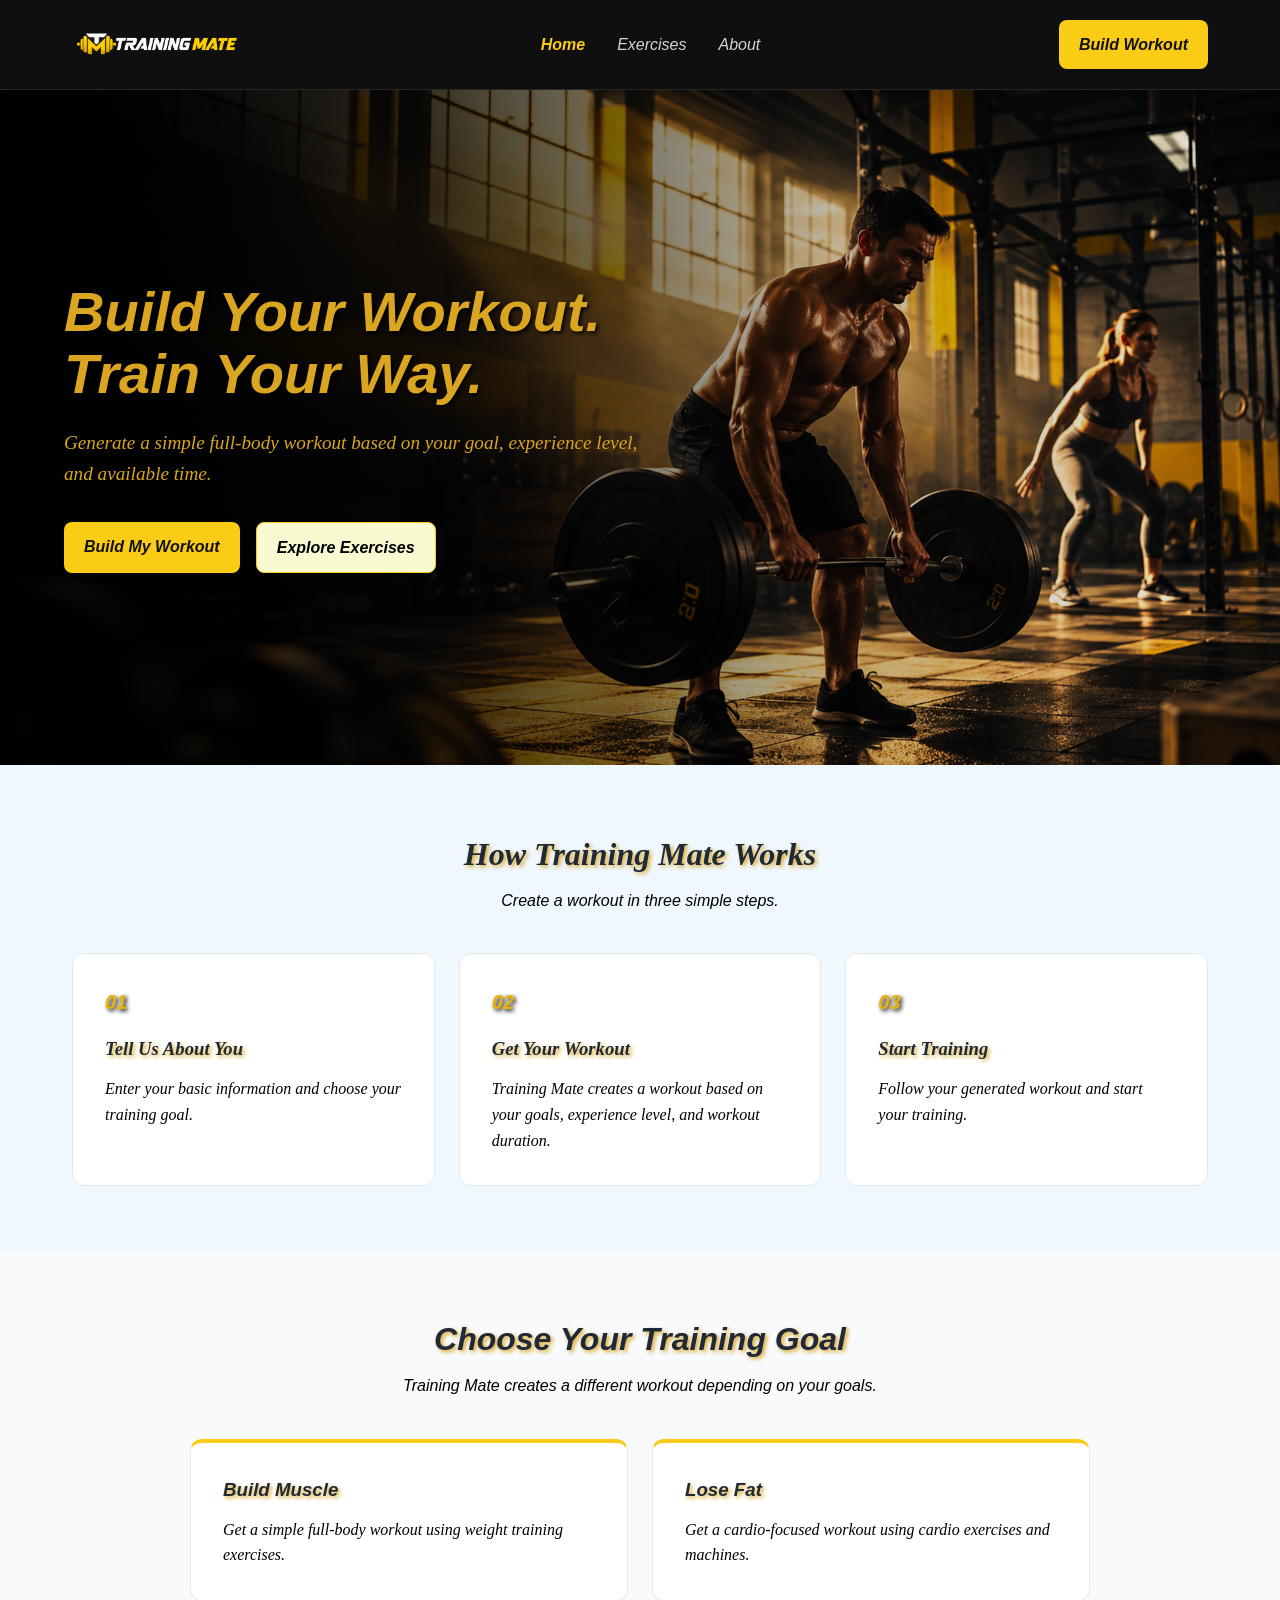
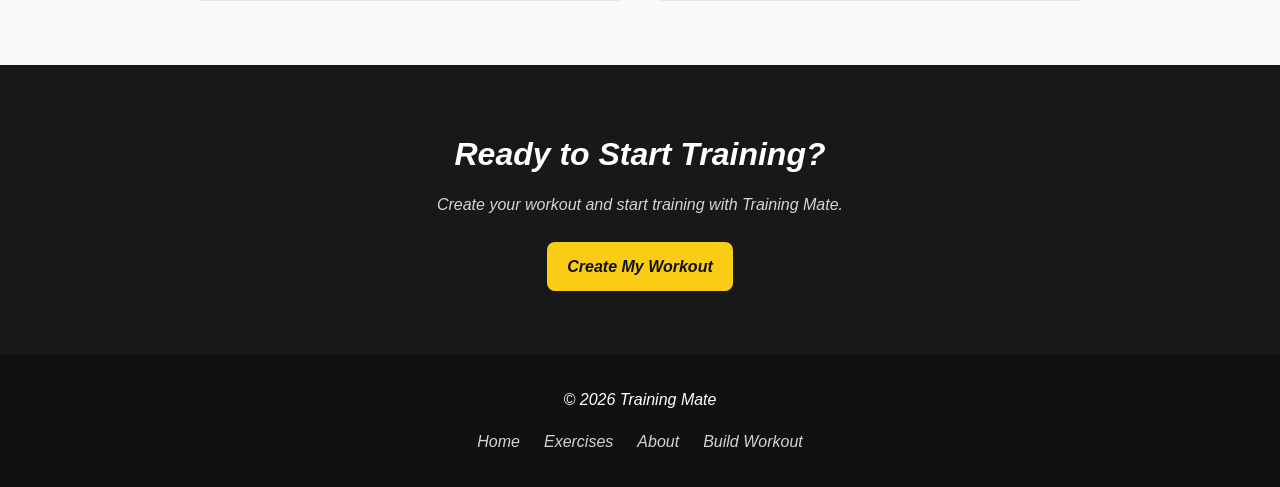
<file: index.html>
<!DOCTYPE html>
<html lang="en">

<head>
    <meta charset="UTF-8">
    <meta name="viewport" content="width=device-width, initial-scale=1.0">

    <title>Training Mate | Build Your Workout</title>

    <meta
        name="description"
        content="Training Mate helps you discover exercises and generate a simple workout based on your training goal and experience level."
    >

    <!-- CSS -->
    <link rel="stylesheet" href="css/style.css">
    <link rel="stylesheet" href="css/home.css">
</head>

<body>

    <!-- Header -->
    <header>
        <nav class="navbar">

            <!-- Logo -->
            <a href="index.html" class="logo">
                <img src="images/general/logo.png" alt="Training Mate">
            </a>

            <!-- Navigation links -->
            <ul class="nav-links">
                <li><a href="index.html" aria-current="page">Home</a></li>
                <li><a href="exercises.html">Exercises</a></li>
                <li><a href="about.html">About</a></li>
            </ul>

            <!-- Main navigation action -->
            <a href="workout.html" class="btn">Build Workout</a>

        </nav>
    </header>

    <!-- Main content -->
    <main>

        <!-- Hero section -->
        <section class="hero">
            <div class="hero-content">

                <h1>Build Your Workout. Train Your Way.</h1>

                <p>
                    Generate a simple full-body workout based on your goal,
                    experience level, and available time.
                </p>

                <!-- Hero buttons -->
                <div class="hero-actions">
                    <a href="workout.html" class="btn">Build My Workout</a>
                    <a href="exercises.html" class="btn-secondary">Explore Exercises</a>
                </div>

            </div>
        </section>

        <!-- How it works section -->
        <section class="how-it-works">

            <h2>How Training Mate Works</h2>
            <p>Create a workout in three simple steps.</p>

            <div class="steps">

                <!-- Step 1 -->
                <article class="step-card">
                    <span>01</span>
                    <h3>Tell Us About You</h3>
                    <p>Enter your basic information and choose your training goal.</p>
                </article>

                <!-- Step 2 -->
                <article class="step-card">
                    <span>02</span>
                    <h3>Get Your Workout</h3>
                    <p>
                        Training Mate creates a workout based on your goals,
                        experience level, and workout duration.
                    </p>
                </article>

                <!-- Step 3 -->
                <article class="step-card">
                    <span>03</span>
                    <h3>Start Training</h3>
                    <p>Follow your generated workout and start your training.</p>
                </article>

            </div>
        </section>

        <!-- Training goals section -->
        <section class="training-goals">

            <h2>Choose Your Training Goal</h2>
            <p>Training Mate creates a different workout depending on your goals.</p>

            <div class="goal-cards">

                <!-- Build muscle -->
                <article class="goal-card">
                    <h3>Build Muscle</h3>
                    <p>
                        Get a simple full-body workout using weight training exercises.
                    </p>
                </article>

                <!-- Lose fat -->
                <article class="goal-card">
                    <h3>Lose Fat</h3>
                    <p>
                        Get a cardio-focused workout using cardio exercises and machines.
                    </p>
                </article>

            </div>
        </section>

        <!-- Call to action section -->
        <section class="home-cta">

            <h2>Ready to Start Training?</h2>
            <p>Create your workout and start training with Training Mate.</p>

            <a href="workout.html" class="btn">Create My Workout</a>

        </section>

    </main>

    <!-- Footer -->
    <footer>
        <p>&copy; 2026 Training Mate</p>

        <nav class="footer-nav">
            <a href="index.html">Home</a>
            <a href="exercises.html">Exercises</a>
            <a href="about.html">About</a>
            <a href="workout.html">Build Workout</a>
        </nav>
    </footer>

</body>

</html>
</file>
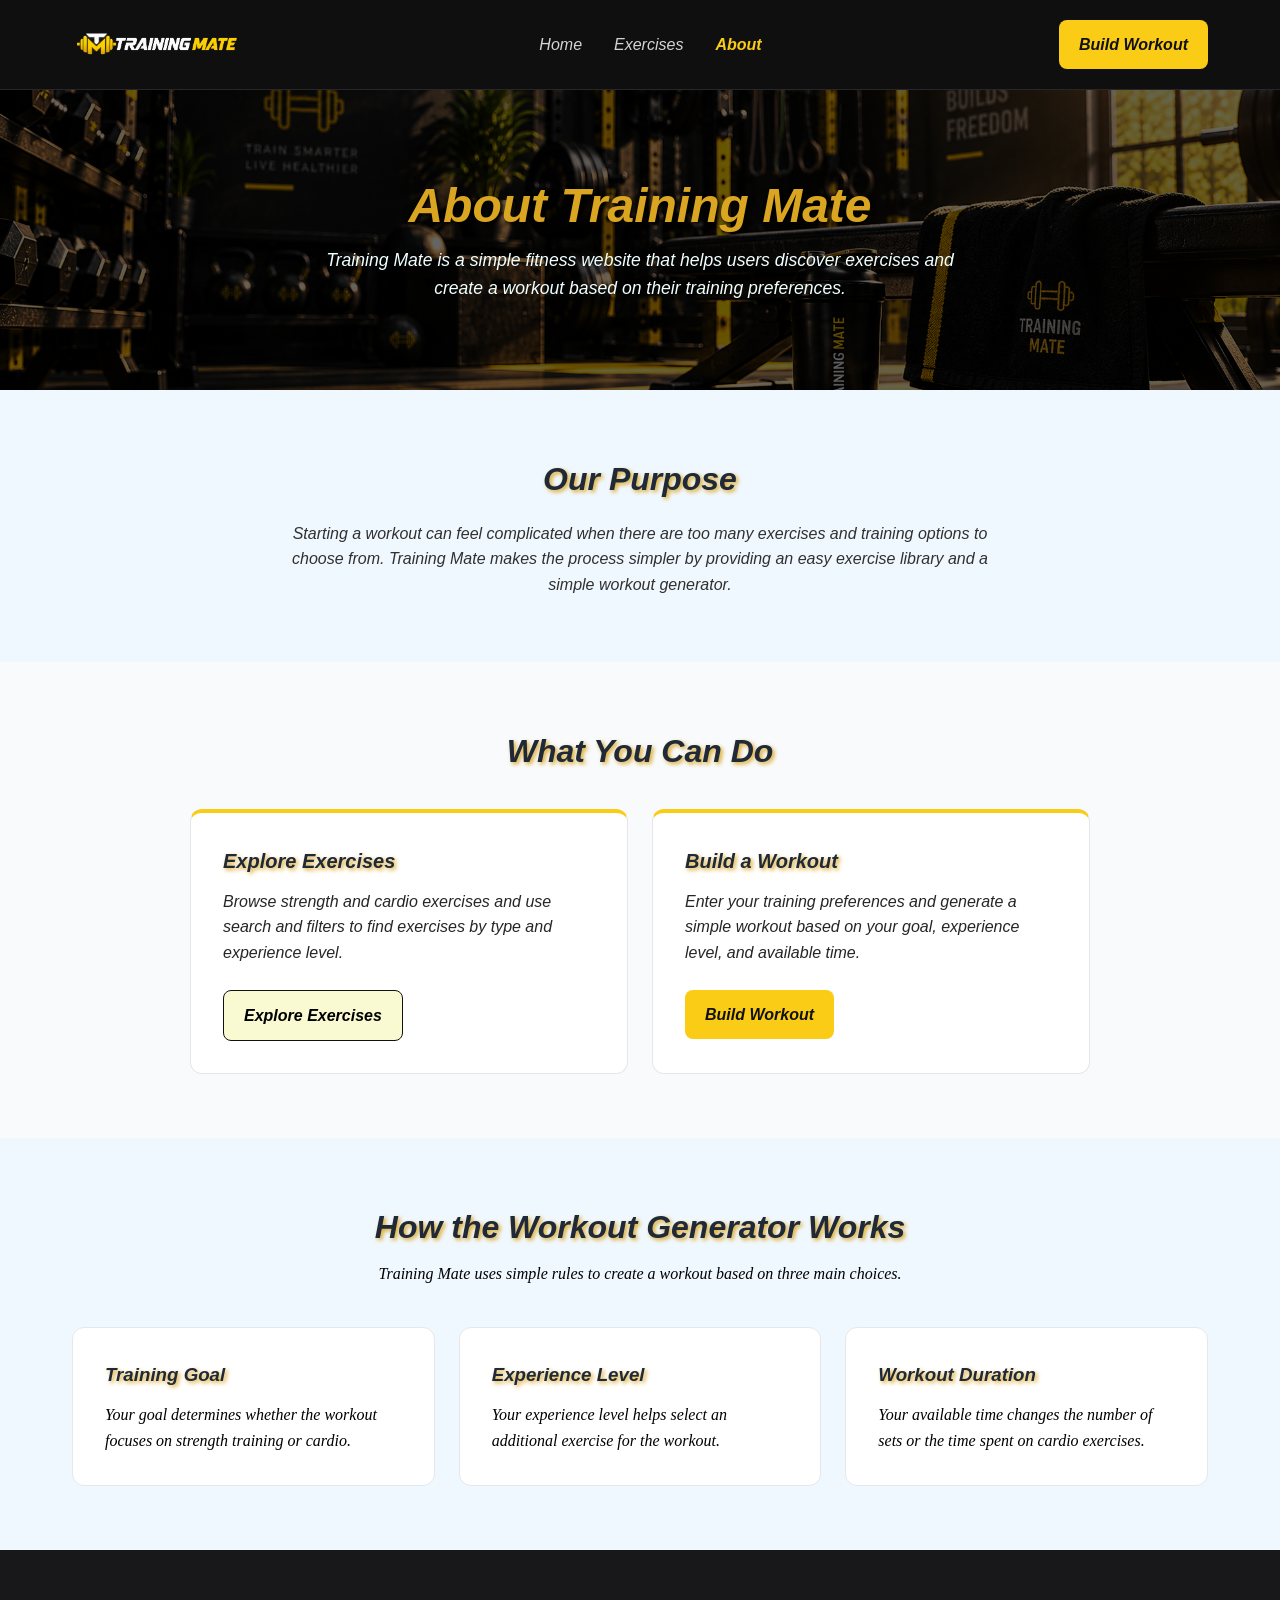
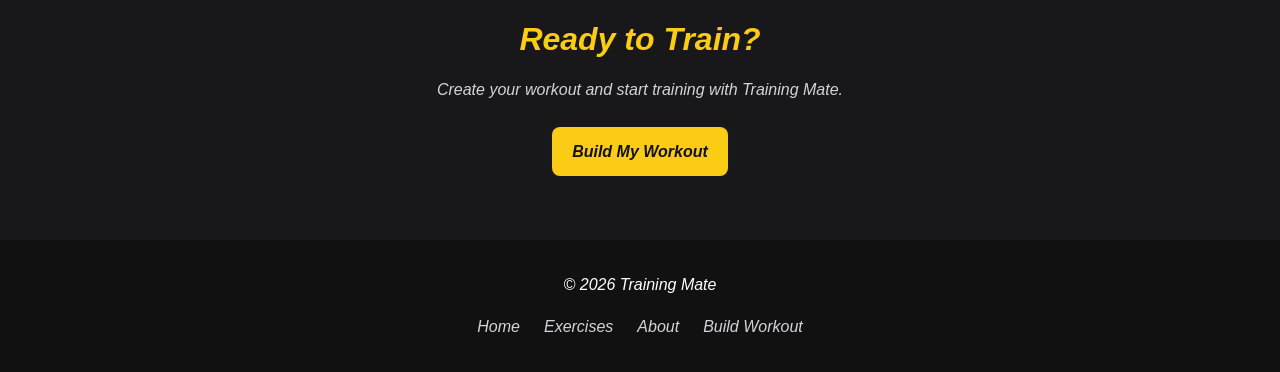
<file: about.html>
<!DOCTYPE html>
<html lang="en">

<head>
    <meta charset="UTF-8">
    <meta name="viewport" content="width=device-width, initial-scale=1.0">

    <title>About | Training Mate</title>

    <meta
        name="description"
        content="Learn about Training Mate and how it helps users discover exercises and create simple workouts."
    >

    <!-- CSS -->
    <link rel="stylesheet" href="css/style.css">
    <link rel="stylesheet" href="css/about.css">
</head>

<body>

    <!-- Header -->
    <header>
        <nav class="navbar">

            <!-- Logo -->
            <a href="index.html" class="logo">
                <img src="images/general/logo.png" alt="Training Mate">
            </a>

            <!-- Navigation links -->
            <ul class="nav-links">
                <li><a href="index.html">Home</a></li>
                <li><a href="exercises.html">Exercises</a></li>
                <li><a href="about.html" aria-current="page">About</a></li>
            </ul>

            <!-- Main navigation action -->
            <a href="workout.html" class="btn">Build Workout</a>

        </nav>
    </header>

    <!-- Main content -->
    <main>

        <!-- About hero -->
        <section class="about-intro">
            <div>
                <h1>About Training Mate</h1>
                <p>
                    Training Mate is a simple fitness website that helps users
                    discover exercises and create a workout based on their
                    training preferences.
                </p>
            </div>
        </section>

        <!-- Our purpose -->
        <section class="about-purpose">
            <h2>Our Purpose</h2>

            <p>
                Starting a workout can feel complicated when there are too many
                exercises and training options to choose from. Training Mate makes
                the process simpler by providing an easy exercise library and
                a simple workout generator.
            </p>
        </section>

        <!-- Training Mate features -->
        <section class="about-features">
            <h2>What You Can Do</h2>

            <div class="feature-cards">

                <!-- Exercise library -->
                <article class="feature-card">
                    <h3>Explore Exercises</h3>

                    <p>
                        Browse strength and cardio exercises and use search
                        and filters to find exercises by type and experience level.
                    </p>

                    <a href="exercises.html" class="btn-secondary">
                        Explore Exercises
                    </a>
                </article>

                <!-- Workout builder -->
                <article class="feature-card">
                    <h3>Build a Workout</h3>

                    <p>
                        Enter your training preferences and generate a simple
                        workout based on your goal, experience level, and
                        available time.
                    </p>

                    <a href="workout.html" class="btn">
                        Build Workout
                    </a>
                </article>

            </div>
        </section>

        <!-- Workout generator information -->
        <section class="generator-info">
            <h2>How the Workout Generator Works</h2>

            <p>
                Training Mate uses simple rules to create a workout based on
                three main choices.
            </p>

            <div class="generator-steps">

                <!-- Goal -->
                <article class="generator-step">
                    <h3>Training Goal</h3>
                    <p>
                        Your goal determines whether the workout focuses on
                        strength training or cardio.
                    </p>
                </article>

                <!-- Experience -->
                <article class="generator-step">
                    <h3>Experience Level</h3>
                    <p>
                        Your experience level helps select an additional
                        exercise for the workout.
                    </p>
                </article>

                <!-- Duration -->
                <article class="generator-step">
                    <h3>Workout Duration</h3>
                    <p>
                        Your available time changes the number of sets or
                        the time spent on cardio exercises.
                    </p>
                </article>

            </div>
        </section>

        <!-- Call to action -->
        <section class="about-cta">
            <h2>Ready to Train?</h2>

            <p>
                Create your workout and start training with Training Mate.
            </p>

            <a href="workout.html" class="btn">
                Build My Workout
            </a>
        </section>

    </main>

    <!-- Footer -->
    <footer>
        <p>&copy; 2026 Training Mate</p>

        <nav class="footer-nav">
            <a href="index.html">Home</a>
            <a href="exercises.html">Exercises</a>
            <a href="about.html">About</a>
            <a href="workout.html">Build Workout</a>
        </nav>
    </footer>

</body>

</html>
</file>
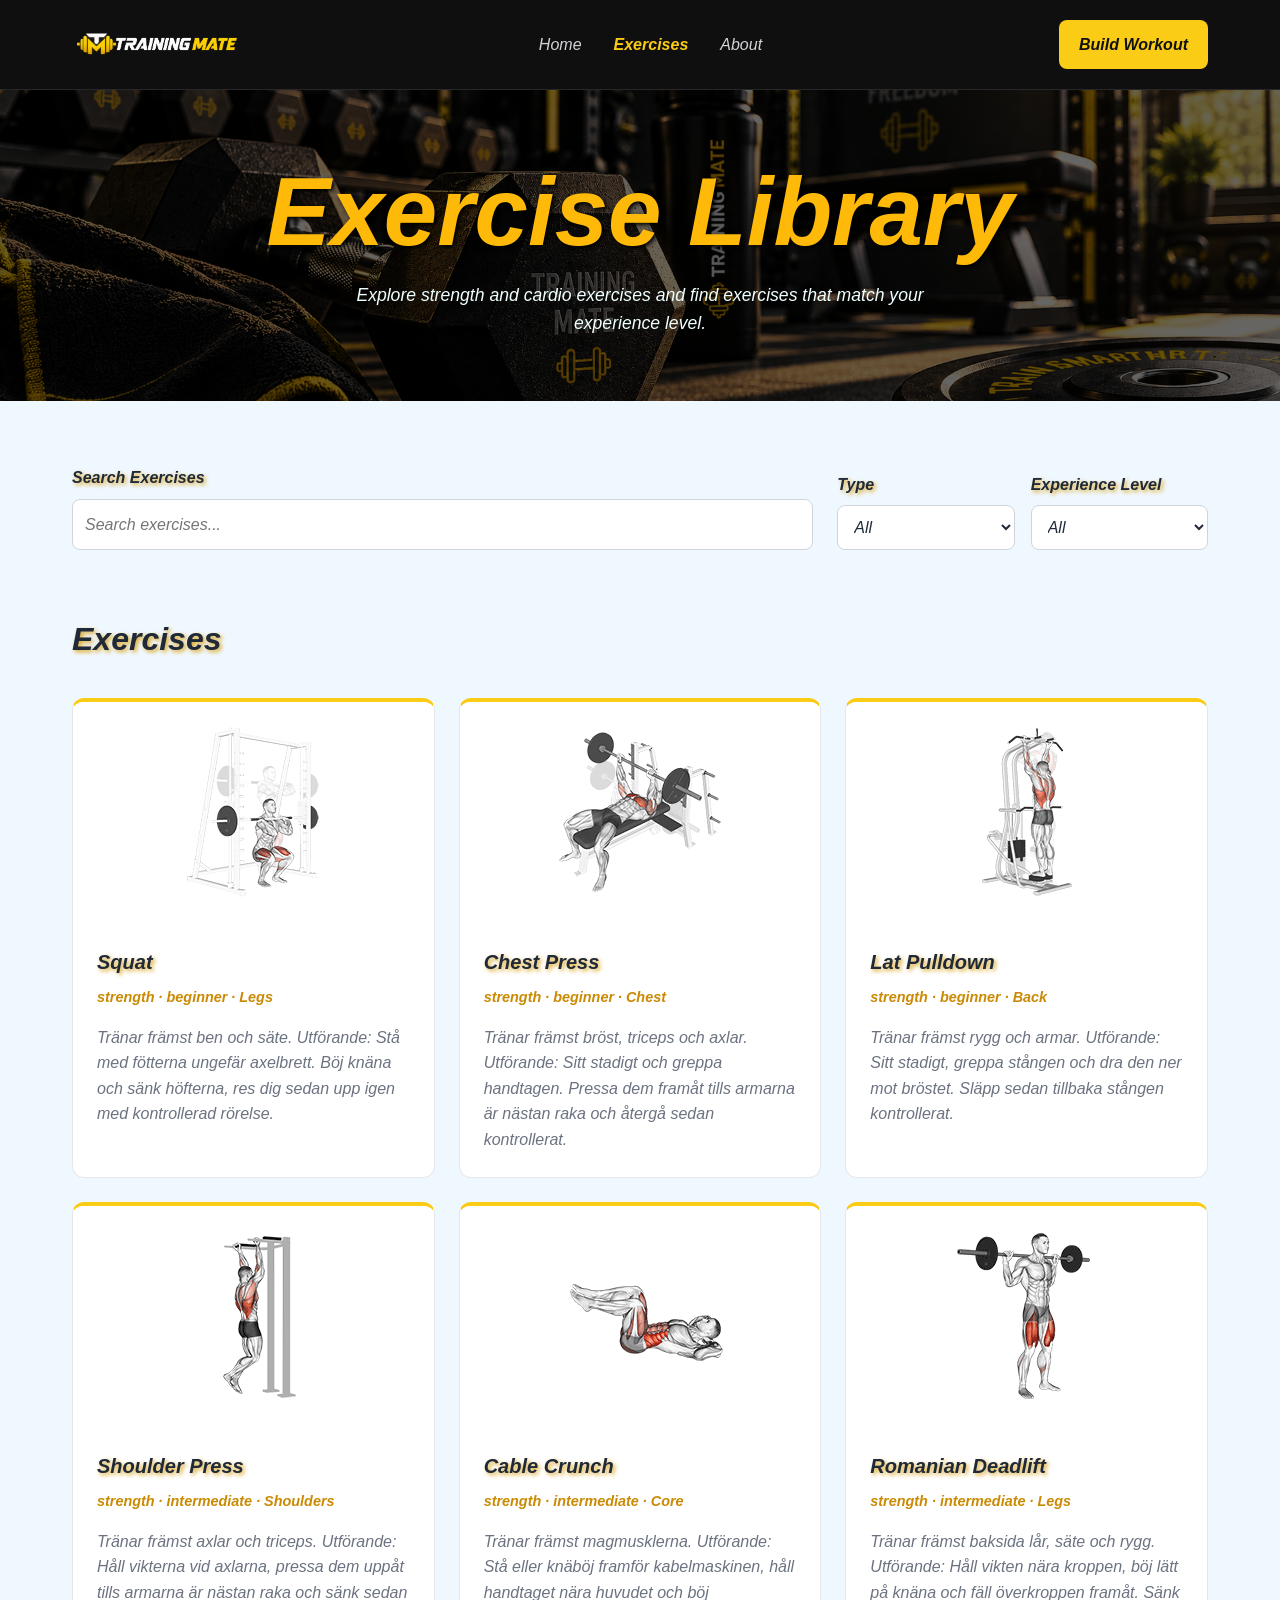
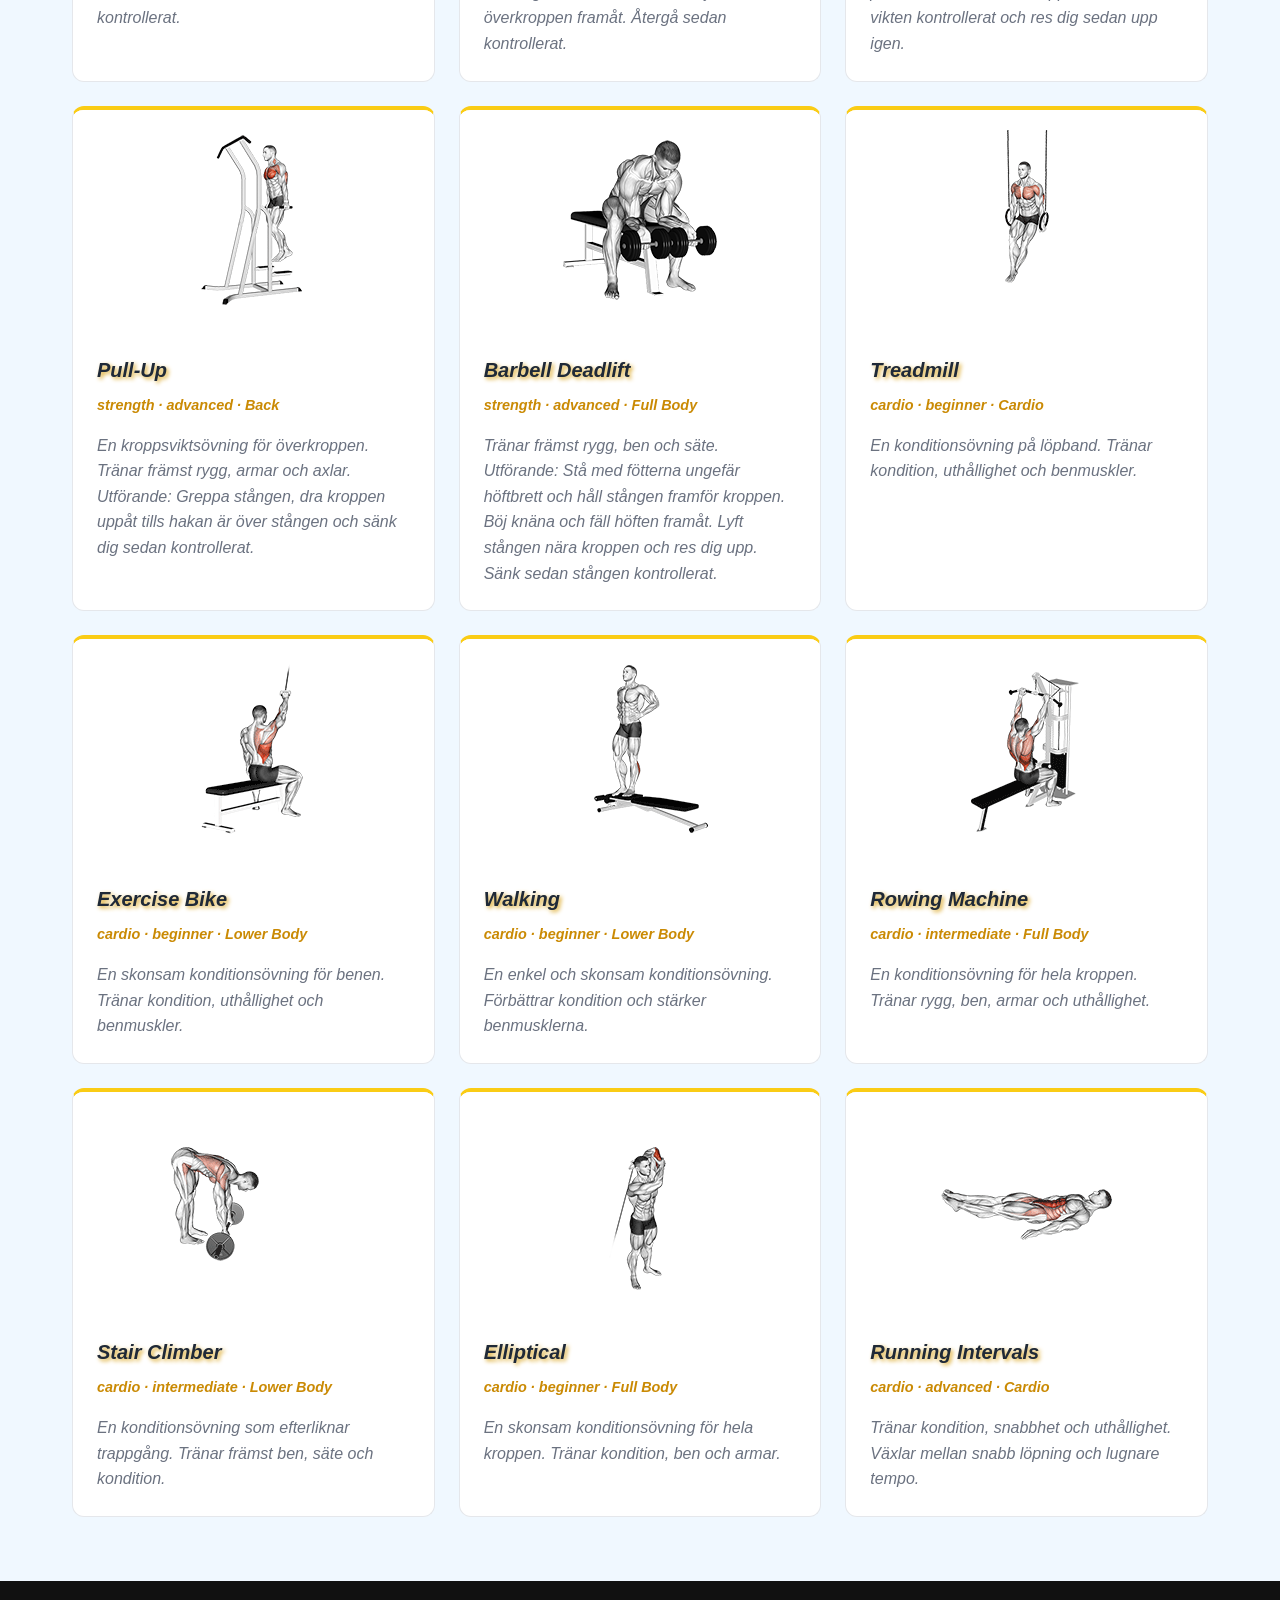
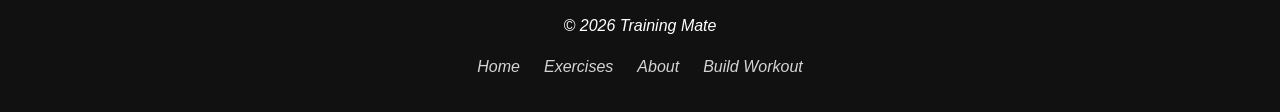
<file: exercises.html>
<!DOCTYPE html>
<html lang="en">

<head>
    <meta charset="UTF-8">
    <meta name="viewport" content="width=device-width, initial-scale=1.0">

    <title>Exercises | Training Mate</title>

    <meta
        name="description"
        content="Explore strength and cardio exercises for different experience levels with Training Mate."
    >

    <!-- CSS -->
    <link rel="stylesheet" href="css/style.css">
    <link rel="stylesheet" href="css/exercises.css">

    <!-- JavaScript -->
    <script src="js/exercises.js"></script>
</head>

<body>

    <!-- Header -->
    <header>
        <nav class="navbar">

            <!-- Logo -->
            <a href="index.html" class="logo">
                <img src="images/general/logo.png" alt="Training Mate">
            </a>

            <!-- Navigation links -->
            <ul class="nav-links">
                <li><a href="index.html">Home</a></li>
                <li><a href="exercises.html" aria-current="page">Exercises</a></li>
                <li><a href="about.html">About</a></li>
            </ul>

            <!-- Main navigation action -->
            <a href="workout.html" class="btn">Build Workout</a>

        </nav>
    </header>

    <!-- Main content -->
    <main>

        <!-- Exercise hero -->
        <section class="exercise-intro">
            <div>
                <h1>Exercise Library</h1>
                <p>
                    Explore strength and cardio exercises and find exercises
                    that match your experience level.
                </p>
            </div>
        </section>

        <!-- Exercise controls -->
        <section class="exercise-controls">

            <!-- Search -->
            <div class="search-box">
                <label for="exercise-search">Search Exercises</label>
                <input
                    type="search"
                    id="exercise-search"
                    placeholder="Search exercises..."
                >
            </div>

            <!-- Filters -->
            <div class="filters">

                <!-- Type filter -->
                <div class="filter-group">
                    <label for="type-filter">Type</label>
                    <select id="type-filter">
                        <option value="all">All</option>
                        <option value="strength">Strength</option>
                        <option value="cardio">Cardio</option>
                    </select>
                </div>

                <!-- Level filter -->
                <div class="filter-group">
                    <label for="level-filter">Experience Level</label>
                    <select id="level-filter">
                        <option value="all">All</option>
                        <option value="beginner">Beginner</option>
                        <option value="intermediate">Intermediate</option>
                        <option value="advanced">Advanced</option>
                    </select>
                </div>

            </div>
        </section>

        <!-- Exercise library -->
        <section class="exercise-library">

            <h2>Exercises</h2>

            <!-- Exercise cards are generated with JavaScript -->
            <div id="exercise-grid" class="exercise-grid"></div>

        </section>

    </main>

    <!-- Footer -->
    <footer>
        <p>&copy; 2026 Training Mate</p>

        <nav class="footer-nav">
            <a href="index.html">Home</a>
            <a href="exercises.html">Exercises</a>
            <a href="about.html">About</a>
            <a href="workout.html">Build Workout</a>
        </nav>
    </footer>

</body>

</html>
</file>
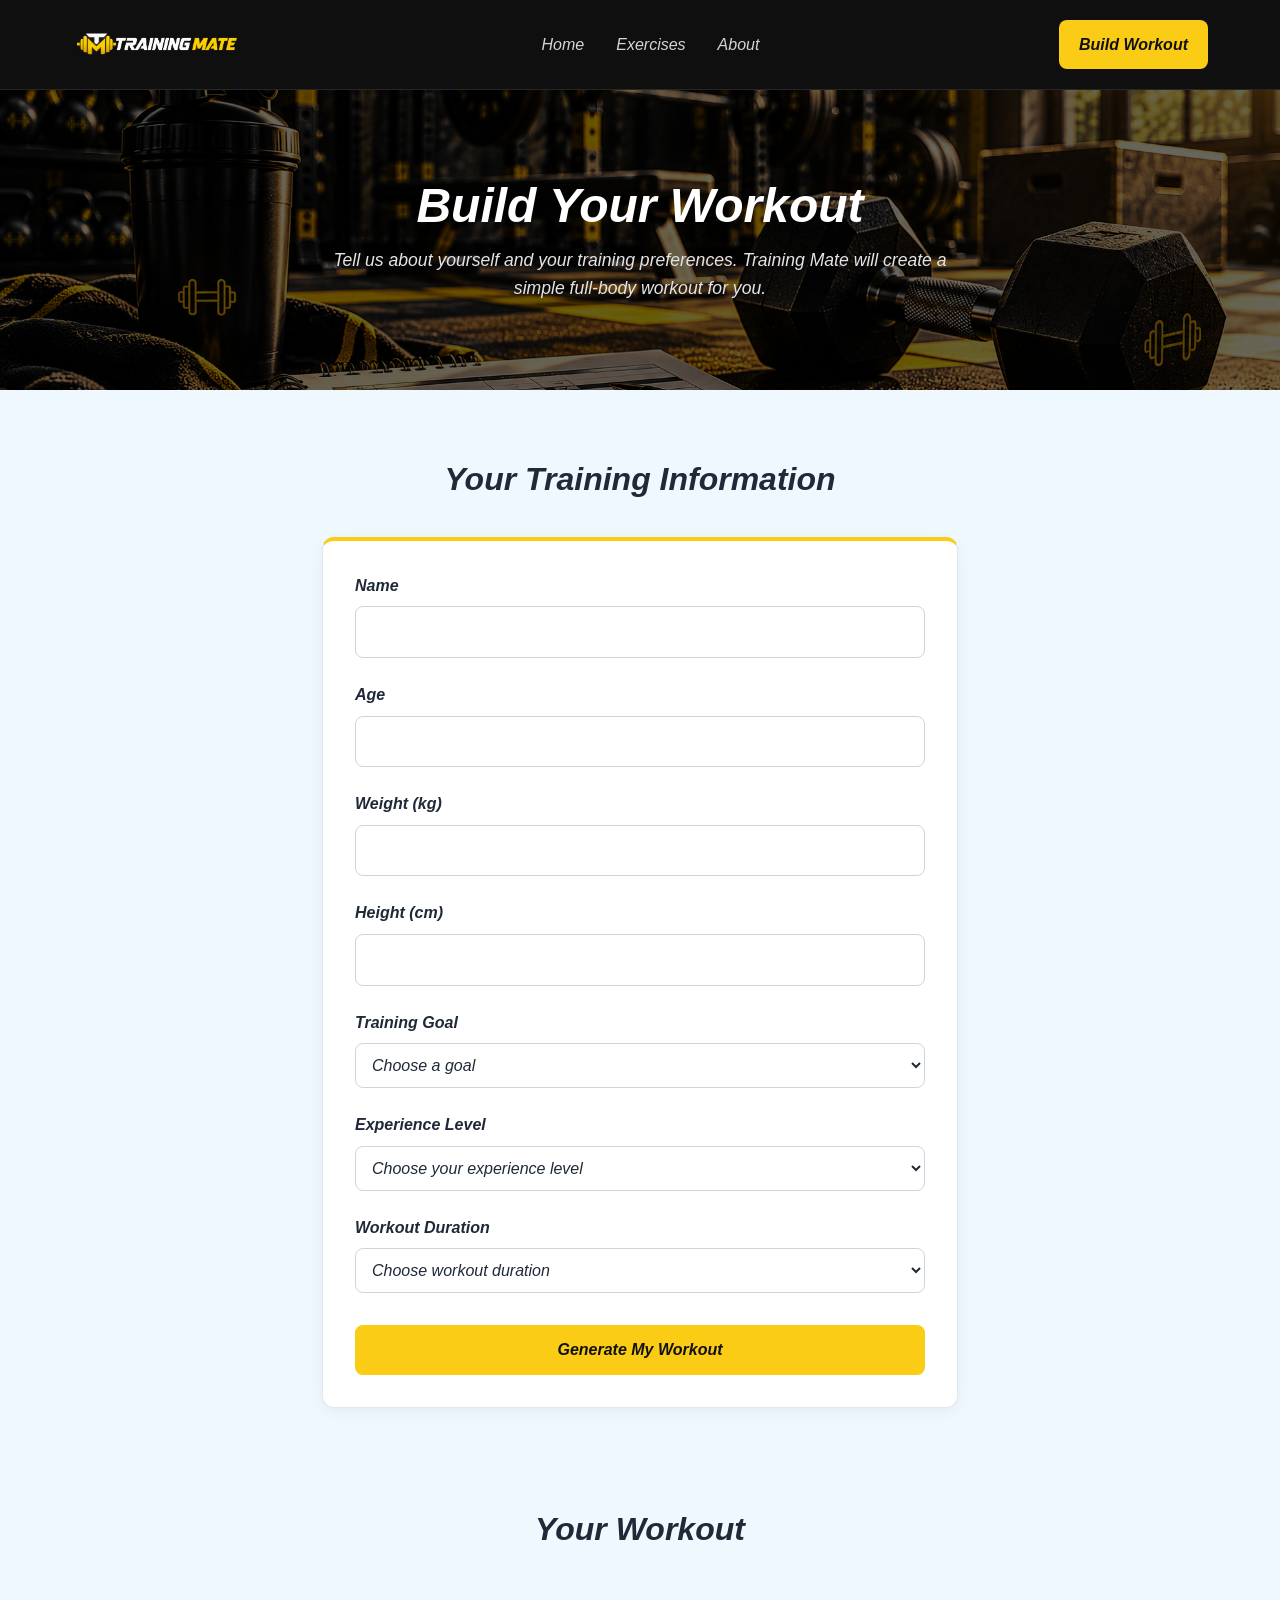
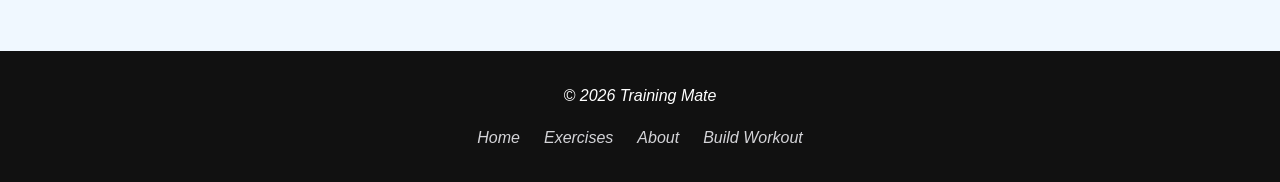
<file: workout.html>
<!DOCTYPE html>
<html lang="en">

<head>
    <meta charset="UTF-8">
    <meta name="viewport" content="width=device-width, initial-scale=1.0">

    <title>Workout Builder | Training Mate</title>

    <meta
        name="description"
        content="Create a simple full-body workout based on your training goal, experience level, and available time."
    >

    <!-- CSS -->
    <link rel="stylesheet" href="css/style.css">
    <link rel="stylesheet" href="css/workout.css">

    <!-- JavaScript -->
    <script src="js/workout.js"></script>
</head>

<body>

    <!-- Header -->
    <header>
        <nav class="navbar">

            <!-- Logo -->
            <a href="index.html" class="logo">
                <img src="images/general/logo.png" alt="Training Mate">
            </a>

            <!-- Navigation links -->
            <ul class="nav-links">
                <li><a href="index.html">Home</a></li>
                <li><a href="exercises.html">Exercises</a></li>
                <li><a href="about.html">About</a></li>
            </ul>

            <!-- Main navigation action -->
            <a href="workout.html" class="btn" aria-current="page">Build Workout</a>

        </nav>
    </header>

    <!-- Main content -->
    <main>

        <!-- Workout hero -->
        <section class="workout-intro">
            <div>
                <h1>Build Your Workout</h1>
                <p>
                    Tell us about yourself and your training preferences.
                    Training Mate will create a simple full-body workout for you.
                </p>
            </div>
        </section>

        <!-- Workout form -->
        <section class="workout-builder">

            <h2>Your Training Information</h2>

            <form id="workout-form">

                <!-- Name -->
                <div class="form-group">
                    <label for="name">Name</label>
                    <input type="text" id="name" name="name" required>
                </div>

                <!-- Age -->
                <div class="form-group">
                    <label for="age">Age</label>
                    <input type="number" id="age" name="age" min="16" max="100" required>
                </div>

                <!-- Weight -->
                <div class="form-group">
                    <label for="weight">Weight (kg)</label>
                    <input type="number" id="weight" name="weight" min="30" max="250" required>
                </div>

                <!-- Height -->
                <div class="form-group">
                    <label for="height">Height (cm)</label>
                    <input type="number" id="height" name="height" min="120" max="230" required>
                </div>

                <!-- Training goal -->
                <div class="form-group">
                    <label for="goal">Training Goal</label>
                    <select id="goal" name="goal" required>
                        <option value="">Choose a goal</option>
                        <option value="build-muscle">Build Muscle</option>
                        <option value="lose-fat">Lose Fat</option>
                    </select>
                </div>

                <!-- Experience level -->
                <div class="form-group">
                    <label for="experience">Experience Level</label>
                    <select id="experience" name="experience" required>
                        <option value="">Choose your experience level</option>
                        <option value="beginner">Beginner</option>
                        <option value="intermediate">Intermediate</option>
                        <option value="advanced">Advanced</option>
                    </select>
                </div>

                <!-- Workout duration -->
                <div class="form-group">
                    <label for="duration">Workout Duration</label>
                    <select id="duration" name="duration" required>
                        <option value="">Choose workout duration</option>
                        <option value="30">30 minutes</option>
                        <option value="45">45 minutes</option>
                        <option value="60">60 minutes</option>
                    </select>
                </div>

                <!-- Submit button -->
                <button type="submit" class="btn">Generate My Workout</button>

            </form>
        </section>

        <!-- Generated workout -->
        <section id="workout-result" class="workout-result">

            <h2>Your Workout</h2>

            <!-- Content generated with JavaScript -->
            <div id="workout-content"></div>

        </section>

    </main>

    <!-- Footer -->
    <footer>
        <p>&copy; 2026 Training Mate</p>

        <nav class="footer-nav">
            <a href="index.html">Home</a>
            <a href="exercises.html">Exercises</a>
            <a href="about.html">About</a>
            <a href="workout.html">Build Workout</a>
        </nav>
    </footer>

</body>

</html>
</file>
<file: css/style.css>
/* ----- General styles ----- */

* { /* Gäller alla HTML-element */
    margin: 0;  /* Tar bort standardmarginal */
    padding: 0;  /* Tar bort standard-padding */
    box-sizing: border-box; /* Gör att padding och border räknas med i storleken */
}

body {
    font-family: 'Segoe UI', Tahoma, Geneva, Verdana, sans-serif;
    font-style: oblique;  /* Gör texten lutande */
    line-height: 1.6;    /* Bestämmer avståndet mellan textrader */
    color: #1f2937;
    background-color: aliceblue;
}

a {
    color: inherit; /* Använder samma färg som föräldraelementet */
    text-decoration: none;  /* Tar bort understrykningen på länkar */
}

/* Primary button */
.btn {
    display: inline-block;  /* Gör elementet möjligt att styla som en knapp */
    padding: 0.75rem 1.25rem;    /* Skapar utrymme inuti knappen */
    border: none;   /* Tar bort knappens standardram */
    border-radius: 0.5rem;  /* Gör knappens hörn rundade */
    background-color: #facc15;
    color: #111111;
    font: inherit;   /* Använder samma typsnitt som resten av sidan */
    font-weight: 700;   /* Gör texten fet */
    cursor: pointer;    /* Visar en hand när muspekaren är över knappen */
    transition: background-color 0.2s ease, transform 0.2s ease;  /* Gör förändringar mjukare */
}

.btn:hover {
    background-color: #eab308;  /* Ändrar knappens färg vid hover */
    transform: translateY(-1px);  /* Flyttar knappen lite uppåt */
}

/* Secondary button */
.btn-secondary {
    background-color: lightgoldenrodyellow; /* Ger knappen en ljusgul bakgrund */
    color: black !important; /* Prioriterar att göra texten svart */
    display: inline-block;  /* Gör elementet möjligt att styla som en knapp */
    padding: 0.75rem 1.25rem;   /* Skapar utrymme inuti knappen */
    border: 1px solid #111111;  /* Skapar en svart ram */
    border-radius: 0.5rem;  /* Gör hörnen rundade */
    font-weight: 600;   /* Gör texten lite fetare */
    transition: background-color 0.2s ease, color 0.2s ease; /* Gör färgförändringen mjuk */
}

.btn-secondary:hover {
    background-color: gold;
    color: black;
}


/* ----- Navigation ----- */

header {
    border-bottom: 1px solid #27272a;   /* Skapar en tunn linje under headern */
    background-color: #100f0f;
}

.navbar {
    max-width: 1200px;   /* Begränsar navbarens maximala bredd */
    margin: 0 auto;  /* Centrerar navbaren */
    padding: 1rem 2rem;  /* Skapar utrymme runt innehållet */
    display: flex;
    align-items: center;  /* Centrerar elementen vertikalt */
    justify-content: space-between; /* Skapar avstånd mellan elementen */
    gap: 2rem;  /* Skapar mellanrum mellan elementen */
}

/* Logo */
.logo {
    display: flex;
    align-items: center;
    flex-shrink: 0; /* Förhindrar att logotypen krymper */
}

.logo img {
    display: block;
    width: 170px;
    height: auto;
}

/* Navigation links */
.nav-links {
    display: flex;
    align-items: center;
    gap: 2rem;  /* Skapar avstånd mellan länkarna */
    list-style: none; /* Tar bort punkterna från listan */
}

.nav-links a {
    color: #d4d4d8;
    font-weight: 500; /*Tjockare text*/
}

.nav-links a:hover {
    color: #facc15;
}

.nav-links a[aria-current="page"] { /*Det göratt den  sida du befinner dig på blir gul och fet.*/
    color: #facc15;
    font-weight: 700;
}


/* ----- Main content ----- */

main {
    min-height: 70vh;   /* Gör huvudinnehållet minst 70% av skärmens höjd */
}

section {
    padding: 4rem 2rem; /* Skapar utrymme runt sektionens innehåll */
}


/* ----- Footer ----- */

footer {
    padding: 2rem;  /* Skapar utrymme inuti footern */
    background-color: #111111;
    color: #ffffff;
    text-align: center;
}

.footer-nav {
    display: flex;
    justify-content: center;
    flex-wrap: wrap;  /* Låter länkarna flytta till nästa rad */
    gap: 1.5rem;  /* Skapar avstånd mellan länkarna */
    margin-top: 1rem;  /* Skapar avstånd ovanför länkarna */
}

.footer-nav a {
    color: #d4d4d8;
}

.footer-nav a:hover {
    color: #facc15;
}


/* Responsive design */

@media (max-width: 768px) { /* Anpassar sidan för skärmar som är högst 768px */

    .navbar {
        flex-direction: column;
        gap: 1rem;
        padding: 1rem;
    }

    .logo img {
        width: 150px;  /* Gör logotypen mindre på små skärmar */
    }

    .nav-links {
        gap: 1rem;
        flex-wrap: wrap;
        justify-content: center;
    }

    section {
        padding: 3rem 1.25rem;  /* Minskar sektionens padding på små skärmar */
    }
}
</file>
<file: css/home.css>
/* Sektion för träningssidan */

.hero {
    min-height: 75vh;   /* Anger att sektionen ska vara minst 75% av skärmens höjd */
    display: flex;
    align-items: center ;
    background: /* Skapar en bakgrund med överlägg och bild */
        linear-gradient(    /* Skapar ett färgöverlägg över bilden */
            90deg,  /* Gör gradienten horisontell från vänster till höger */
            rgba(0, 0, 0, 0.92) 0%, /* Mörkt överlägg längst till vänster */
            rgba(0, 0, 0, 0.75) 35%,    /* Något ljusare överlägg */
            rgba(0, 0, 0, 0.25) 65%,    /* Mer genomskinligt överlägg */
            rgba(0, 0, 0, 0.05) 100%    /* Nästan genomskinligt längst till höger */
        ),
        url("../images/general/hero-home.png"); /* Hämtar bakgrundsbilden */
    background-size: cover; /* Gör så att bilden täcker hela området */
    background-position: center;
    background-repeat: no-repeat;   /* Förhindrar att bilden upprepas */
}

/* Sektionens textinnehåll */
.hero-content {
    width: 100%;    /* Använder hela tillgängliga bredden */
    max-width: 650px;   /* Begränsar textens maximala bredd */
    margin-left: max(2rem, calc((100% - 1200px) / 2));  /* Placerar texten med avstånd från vänster */  
}

.hero h1 {
    margin-bottom: 1.5rem;  /* Skapar avstånd under rubriken */
    color: goldenrod;
    font-size: 3.5rem;
    line-height: 1.1;
    text-shadow: 2px 2px 4px black; /* Lägger en svart skugga bakom texten */
}

.hero p {
    max-width: 600px;   /* Begränsar textens maximala bredd */
    margin-bottom: 2rem;
    color: goldenrod;
    font-size: 1.2rem;
    font-family: Cambria, Cochin, Georgia, Times, 'Times New Roman', serif;
}

/* Sektion för knapparna */ /* Hero actions */
.hero-actions { /* Formaterar knappbehållaren */
    display: flex;  
    flex-wrap: wrap;    /* Gör att knapparna kan flytta till nästa rad */
    gap: 1rem;  /* Skapar mellanrum mellan knapparna */
}

.hero .btn-secondary {
    border-color: #facc15;  /* Ger knappen en gul ram */
    color: #facc15;
}

.hero .btn-secondary:hover {
    background-color: #facc15;
    color: #111111;
}


/* Sektion som förklarar hur sidan fungerar */
.how-it-works {
    max-width: 1200px;  /* Begränsar sektionens maximala bredd */
    margin: 0 auto; /* Centrerar sektionen */
    text-align: center; 
}

.how-it-works > h2 {
    font-family: c;
    margin-bottom: 0.5rem;
    font-size: 2rem;    /* Anger rubrikens storlek */
    text-shadow: 2px 2px 4px goldenrod; /* Lägger en gyllene skugga */
}

.how-it-works > p {
    font-family: Impact, Haettenschweiler, 'Arial Narrow Bold', sans-serif;
    margin-bottom: 2.5rem;
    color: black;
}

/* Sektion med steg */ /* Steps */
.steps {
    display: flex;
    gap: 1.5rem;
}

.step-card {
    flex: 1;
    padding: 2rem;
    border: 1px solid #e5e7eb;
    border-radius: 0.75rem; /* Rundar kortets hörn */
    background-color: #ffffff;
    text-align: left;
}

.step-card span {
    display: inline-block;  /* Gör span till ett blockliknande element */
    margin-bottom: 1rem;
    color: #eab308;
    font-size: 1.25rem;
    font-weight: 700;
    text-shadow: 2px 2px 4px black;
}

.step-card h3 {
    font-family: c;
    margin-bottom: 0.75rem;
    text-shadow: 2px 2px 4px goldenrod;
}

.step-card p {
    font-family: c;
    color: black;
}


/* Sektion för träningsmål *//* Training goals */

.training-goals {
    background-color: #f8fafc;
    text-align: center;
}

.training-goals > h2 {
    margin-bottom: 0.5rem;
    font-size: 2rem;
    text-shadow: 2px 2px 4px goldenrod;
}

.training-goals > p {
    font-family: Impact, Haettenschweiler, 'Arial Narrow Bold', sans-serif;
    margin-bottom: 2.5rem;
    color: black;
}

.goal-cards {
    max-width: 900px;   /* Begränsar kortens totala bredd */
    margin: 0 auto;
    display: flex;
    gap: 1.5rem;    /* Skapar mellanrum mellan korten */
}

.goal-card {
    flex: 1;
    padding: 2rem;
    border: 1px solid #e5e7eb;
    border-top: 4px solid #facc15;
    border-radius: 0.75rem;
    background-color: #ffffff;
    text-align: left;
}

.goal-card h3 {
    margin-bottom: 0.75rem;
    text-shadow: 2px 2px 4px goldenrod;
}

.goal-card p {
    color: black;
    font-family: c;
}


/* Sektion som uppmanar användaren att göra något */ /* Call to action */

.home-cta {
    background-color: #18181b;
    color: #ffffff;
    text-align: center;
}

.home-cta h2 {
    margin-bottom: 0.75rem;
    font-size: 2rem;
}

.home-cta p {
    margin-bottom: 1.5rem;
    color: #d4d4d8;
}


/* ----- Responsive design ----- */

@media (max-width: 768px) { /* Gäller för skärmar som är högst 768 pixlar breda */

    .hero {     /* Anpassar hero-sektionen för mindre skärmar */
        min-height: 70vh;   /* Minskar sektionens minsta höjd */
        padding-top: 5rem;  /* Skapar avstånd ovanför innehållet */
        padding-bottom: 5rem;   /* Skapar avstånd under innehållet */
        background-position: 65% center; /* Flyttar bakgrundsbildens position */
    }

    .hero-content {
        margin-left: 0; /* Tar bort vänstermarginalen */
        text-align: center;
    }

    .hero h1 {
        font-size: 2.5rem;  /* Gör rubriken mindre */
    }

    .hero p {
        margin-left: auto;
        margin-right: auto;
        font-size: 1rem;
    }

    .hero-actions {
        justify-content: center;
    }

    .steps,
    .goal-cards {
        flex-direction: column;
    }
}
</file>
<file: css/about.css>
/* ----- About hero ----- */

.about-intro {
    min-height: 300px;
    display: flex;
    align-items: center;    /* Centrerar innehållet vertikalt */
    justify-content: center; /* Centrerar innehållet horisontellt */
    background:
        linear-gradient(    /* Skapar ett mörkt färgöverlägg */
            rgba(0, 0, 0, 0.6), /* Svart färg med 60% genomskinlighet */
            rgba(0, 0, 0, 0.6)  /* Samma färg på hela överlägget */
        ),
        url("../images/general/hero-about.png");  /* Hämtar bakgrundsbilden */
    background-size: cover; /* Gör så att bilden täcker hela området */
    background-position: center;
    background-repeat: no-repeat;   /* Förhindrar att bilden upprepas */
    color: #ffffff;
    text-align: center;
    
}

.about-intro > div {
    width: 100%;
    max-width: 750px;
}

.about-intro h1 {
    margin-bottom: 0.75rem; /* Skapar avstånd under rubriken */
    font-size: 3rem;
    color: goldenrod;
    line-height: 1.2;   /* Anger radavståndet */
    text-shadow: 2px 2px 4px black; /* Lägger en svart skugga bakom texten */
}

.about-intro p {
    max-width: 650px;   /* Begränsar textens maximala bredd */
    margin: 0 auto; /* Centrerar textstycket */
    color: azure;
    font-size: 1.1rem;  /* Anger textens storlek */
}

/* ----- Our purpose ----- */

.about-purpose {
    max-width: 800px;
    margin: 0 auto;
    text-align: center;
}

.about-purpose h2 {
    margin-bottom: 1rem;
    font-size: 2rem;
    text-shadow: 2px 2px 4px goldenrod; /* Lägger en gyllene skugga */
}

.about-purpose p {
    color: #303031;
}

/* ----- Features ----- */  /* Sektion för webbplatsens funktioner */

.about-features {
    background-color: #f8fafc;
    text-align: center;
}

.about-features > h2 {  /* Väljer huvudrubriken i sektionen */
    margin-bottom: 2rem;
    font-size: 2rem;
    text-shadow: 2px 2px 4px goldenrod;
}

.feature-cards {
    max-width: 900px;   /* Begränsar kortens totala bredd */
    margin: 0 auto;
    display: flex;
    gap: 1.5rem;
}

.feature-card {
    flex: 1;    /* Låter korten dela på tillgängligt utrymme */
    padding: 2rem;  /* Skapar inre avstånd i kortet */
    border: 1px solid #e5e7eb;  /* Lägger till en tunn ram */
    border-top: 4px solid #facc15;  /* Lägger till en gul ram längst upp */
    border-radius: 0.75rem; /* Rundar kortets hörn */
    background-color: #ffffff;
    text-align: left;   /* Vänsterjusterar texten */
}

.feature-card h3 {
    margin-bottom: 0.75rem;
    font-size: 1.25rem;
    text-shadow: 2px 2px 4px goldenrod;
}

.feature-card p {
    margin-bottom: 1.5rem;
    color: rgb(38, 38, 38);
}

/* Sektion för träningsgeneratorn */

.generator-info {
    max-width: 1200px;
    margin: 0 auto;
    text-align: center;
}

.generator-info > h2 {
    margin-bottom: 0.5rem;
    font-size: 2rem;
    text-shadow: 2px 2px 4px goldenrod;
}

.generator-info > p {
    font-family: c;
    margin-bottom: 2.5rem;
    color: black;
}

.generator-steps {
    display: flex;
    gap: 1.5rem;
}

.generator-step {
    flex: 1;
    padding: 2rem;
    border: 1px solid #e5e7eb;
    border-radius: 0.75rem;
    background-color: #ffffff;
    text-align: left;
}

.generator-step h3 {
    margin-bottom: 0.75rem;
    text-shadow: 2px 2px 4px goldenrod;
}

.generator-step p {
    font-family: c;
    color: black;
}

/* Sektion som uppmanar användaren till handling */

.about-cta {
    background-color: #18181b;
    color: #facc15;
    text-align: center;
}

.about-cta h2 {
    margin-bottom: 0.75rem;
    font-size: 2rem;
}

.about-cta p {
    margin-bottom: 1.5rem;
    color: #d4d4d8;
}

/* ----- Responsive design ----- */

@media (max-width: 768px) {

    .about-intro {  
        min-height: 240px; /* Minskar sektionens minsta höjd */ 
    }

    .about-intro h1 {
        font-size: 2.25rem; /* Gör rubriken mindre på små skärmar */
    }

    .feature-cards,
    .generator-steps {  /* Väljer generatorns steg */
        flex-direction: column; /* Staplar elementen ovanpå varandra */
    }
}
</file>
<file: css/exercises.css>
/* Sektion för träningssidan */

.exercise-intro {
    min-height: 300px;
    display: flex;
    align-items: center;
    justify-content: center;
    background: /* Skapar bakgrund med färgöverlägg och bild */
        linear-gradient(    /* Skapar ett mörkt färgöverlägg */
            rgba(0, 0, 0, 0.6), /* Svart färg med 60% genomskinlighet */
            rgba(0, 0, 0, 0.6)
        ),
        url("../images/general/hero-exercises.png");    /* Hämtar bakgrundsbilden */
    background-size: cover;
    background-position: center;
    background-repeat: no-repeat;
    color: #ffffff;
    text-align: center;
}

.exercise-intro > div {
    width: 100%;
    max-width: 750px;
}

.exercise-intro h1 {
    color:  rgb(255, 185, 8);
    margin-bottom: 0.75rem;
    font-size: 6rem;
    line-height: 1.2;
    text-shadow: 2px 2px 4px black;
}

.exercise-intro p {
    max-width: 650px;
    margin: 0 auto;
    color: azure;
    font-size: 1.1rem;
}

/* ----- Exercise controls ----- */

.exercise-controls {
    max-width: 1200px;
    margin: 0 auto;
    padding-bottom: 2rem;
    display: flex;
    align-items: flex-end;
    gap: 1.5rem;    /* Skapar mellanrum mellan elementen */
}

.search-box {
    flex: 2;    /* Ger sökrutan dubbelt så mycket utrymme */
}

.filters {
    flex: 1;    /* Låter filtren ta en del av det tillgängliga utrymmet */
    display: flex;
    gap: 1rem;
}

.filter-group {
    flex: 1;
}

.search-box label,  /* Väljer etiketten för sökrutan */
.filter-group label {   /* Väljer etiketter för filtergrupperna */
    display: block; /* Gör etiketten till ett blockelement */
    margin-bottom: 0.5rem;
    font-weight: 600;   /* Gör texten halvfet */
    color: #1f2937;
    text-shadow: 2px 2px 4px goldenrod;
}

.search-box input,
.filter-group select {  /* Väljer filtermenyerna */
    width: 100%;
    padding: 0.75rem;
    border: 1px solid #d1d5db;
    border-radius: 0.5rem;
    background-color: #ffffff;
    color: #1f2937;
    font: inherit;  /* Ärver typsnitt från det överordnade elementet */
}

.search-box input:focus,    /* Väljer sökfältet när det är aktivt */
.filter-group select:focus {    /* Väljer filtermenyn när den är aktiv */
    outline: 2px solid #ca8a04; /* Lägger till en markerad kontur */
    outline-offset: 2px;    /* Skapar avstånd mellan konturen och elementet */
}

/* Sektion som innehåller övningsbiblioteket */

.exercise-library {
    max-width: 1200px;
    margin: 0 auto;
    padding-top: 2rem;
}

.exercise-library > h2 {
    margin-bottom: 2rem;
    font-size: 2rem;
     text-shadow: 2px 2px 4px goldenrod;
}

.exercise-grid {    
    display: grid;  /* Använder CSS Grid */
    grid-template-columns: repeat(3, 1fr);  /* Skapar tre lika breda kolumner */
    gap: 1.5rem;
}

/* ----- Exercise cards ----- */

.exercise-card {
    overflow: hidden;   /* Döljer innehåll som hamnar utanför kortet */
    border: 1px solid #e5e7eb;
    border-top: 4px solid #facc15;
    border-radius: 0.75rem;
    background-color: #ffffff;
    transition: transform 0.2s ease, box-shadow 0.2s ease;  /* Animerar rörelse och skugga */
}

.exercise-card:hover {  /* Formaterar kortet när muspekaren hålls över det */
    transform: translateY(-4px); /* Flyttar kortet något uppåt */
    box-shadow: 0 8px 20px rgba(0, 0, 0, 0.08); /* Lägger till en mjuk skugga */
}

.exercise-image-wrapper {
    height: 220px;
    padding: 1rem;
    display: flex;
    align-items: center;
    justify-content: center;
    background-color: #ffffff;
}

.exercise-image {
    display: block;
    max-width: 100%;
    max-height: 100%;
    width: auto;
    height: auto;
    object-fit: contain;    /* Anpassar bilden utan att beskära den */
}

.exercise-card-content {
    padding: 1.5rem;
}

.exercise-card h3 {
    margin-bottom: 0.5rem;
    font-size: 1.25rem;
     text-shadow: 2px 2px 4px goldenrod;
}

.exercise-card .exercise-meta {
    margin-bottom: 1rem;
    color: #ca8a04;
    font-size: 0.9rem;
    font-weight: 700;
}

.exercise-card-content > p:last-child { /* Väljer det sista stycket i kortets innehåll */
    color: #6b7280;
}

/* ----- Responsive design ----- */

@media (max-width: 900px) {

    .exercise-controls {
        flex-direction: column;
        align-items: stretch;
    }

    .search-box,
    .filters {
        width: 100%;
    }

    .exercise-grid {
        grid-template-columns: repeat(2, 1fr);
    }
}

@media (max-width: 600px) {

    .exercise-intro {
        min-height: 240px;
    }

    .exercise-intro h1 {
        font-size: 2.25rem;
    }

    .filters {
        flex-direction: column;
    }

    .exercise-grid {
        grid-template-columns: 1fr;
    }
}
</file>
<file: css/workout.css>
/* ----- Workout hero ----- */

.workout-intro {
    min-height: 300px;
    display: flex;
    align-items: center;
    justify-content: center;
    background:
        linear-gradient(      
            rgba(0, 0, 0, 0.6),
            rgba(0, 0, 0, 0.6)
        ),
        url("../images/general/hero-workout.png");
    background-size: cover;
    background-position: center;
    background-repeat: no-repeat;
    color: #ffffff;
    text-align: center;
}

.workout-intro > div {
    width: 100%;
    max-width: 750px;
}

.workout-intro h1 {
    margin-bottom: 0.75rem;
    font-size: 3rem;
    line-height: 1.2;
}

.workout-intro p {
    max-width: 650px;
    margin: 0 auto;
    color: #e4e4e7;
    font-size: 1.1rem;
}

/* ----- Workout builder ----- */

.workout-builder {
    max-width: 700px;
    margin: 0 auto;
}

.workout-builder > h2 {
    margin-bottom: 2rem;
    text-align: center;
    font-size: 2rem;
}

/* ----- Workout form ----- */

#workout-form {
    padding: 2rem;
    border: 1px solid #e5e7eb;
    border-top: 4px solid #facc15;
    border-radius: 0.75rem;
    background-color: #ffffff;
    box-shadow: 0 4px 15px rgba(0, 0, 0, 0.05);
}

.form-group {
    margin-bottom: 1.5rem;
}

.form-group label {
    display: block;
    margin-bottom: 0.5rem;
    font-weight: 600;
}

.form-group input,
.form-group select {
    width: 100%;
    padding: 0.75rem;
    border: 1px solid #d1d5db;
    border-radius: 0.5rem;
    background-color: #ffffff;
    color: #1f2937;
    font: inherit;
}

.form-group input:focus,
.form-group select:focus {
    outline: 2px solid #ca8a04;
    outline-offset: 2px;    /*Bestämmer avståndet mellan själva fältet och ramen.*/
}

#workout-form .btn {
    width: 100%;
    margin-top: 0.5rem;
}

/* ----- Workout result ----- */

.workout-result {
    max-width: 1000px;
    margin: 0 auto;
    padding-top: 2rem;
}

.workout-result > h2 {
    margin-bottom: 2rem;
    text-align: center;
    font-size: 2rem;
}

#workout-content {
    max-width: 900px;
    margin: 0 auto;
}

#workout-content > h3 {
    margin-bottom: 0.5rem;
    text-align: center;
    font-size: 1.75rem;
}

#workout-content > p {
    margin-bottom: 2rem;
    text-align: center;
    color: #6b7280;
}

/* ----- Workout cards ----- */

.workout-card {
    min-height: 150px;
    margin-bottom: 1rem;
    display: flex;
    align-items: center;
    overflow: hidden;
    border: 1px solid #e5e7eb;
    border-left: 4px solid #facc15;
    border-radius: 0.75rem;
    background-color: #ffffff;
    transition: transform 0.2s ease, box-shadow 0.2s ease;
}

.workout-card:hover {
    transform: translateY(-2px);
    box-shadow: 0 6px 16px rgba(0, 0, 0, 0.06);
}

.workout-image-wrapper {
    width: 180px;
    height: 150px;
    padding: 1rem;
    flex-shrink: 0;
    display: flex;
    align-items: center;
    justify-content: center;
    background-color: #ffffff;
}

.workout-image {
    display: block;
    max-width: 100%;
    max-height: 100%;
    width: auto;
    height: auto;
    object-fit: contain;
}

.workout-card-content {
    flex: 1;
    padding: 1.5rem;
}

.workout-card-content h4 {
    margin-bottom: 0.5rem;
    font-size: 1.25rem;
}

.workout-card-content p {
    color: #ca8a04;
    font-weight: 700;
}

/* ----- Responsive design ----- */

@media (max-width: 768px) {

    .workout-intro {
        min-height: 240px;
    }

    .workout-intro h1 {
        font-size: 2.25rem;
    }

    #workout-form {
        padding: 1.5rem;
    }

    .workout-card {
        flex-direction: column;
        align-items: stretch;
        border-left: 1px solid #e5e7eb;
        border-top: 4px solid #facc15;
    }

    .workout-image-wrapper {
        width: 100%;
        height: 180px;
    }

    .workout-card-content {
        text-align: center;
    }
}
</file>
